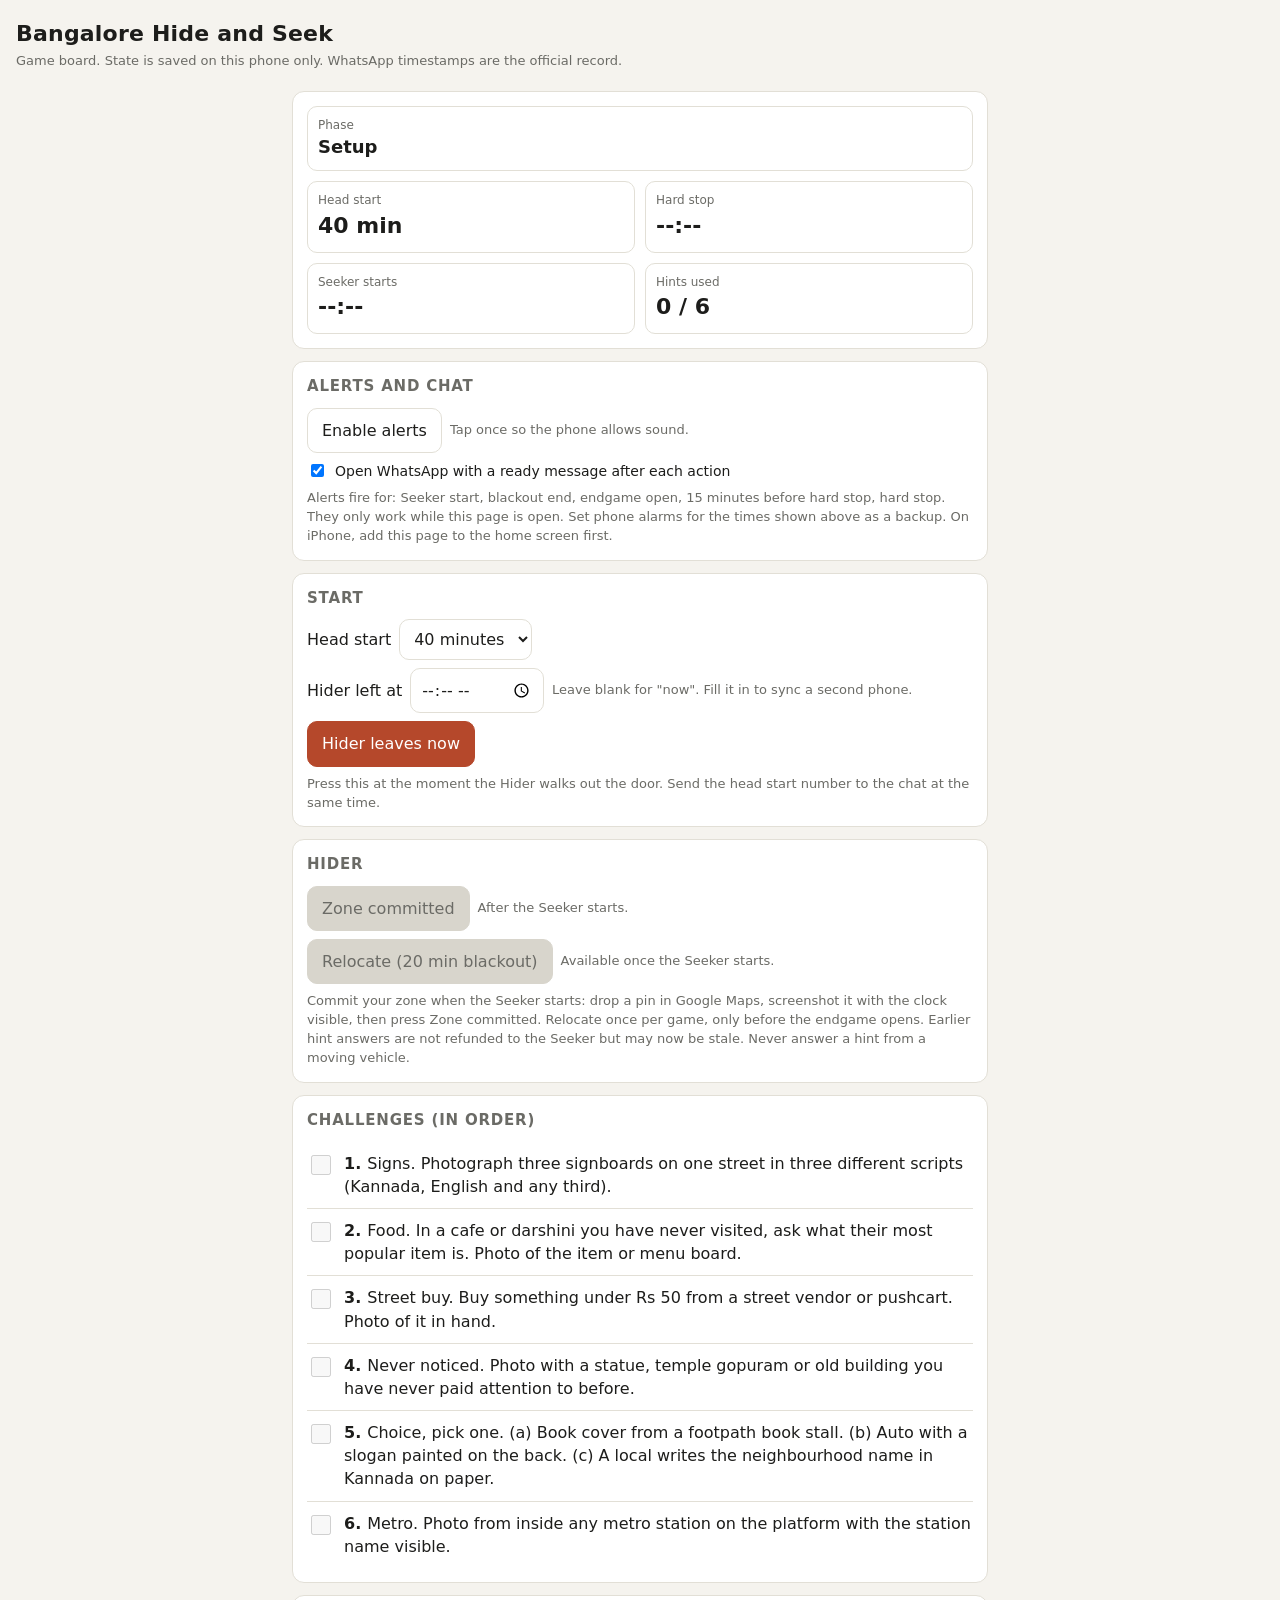
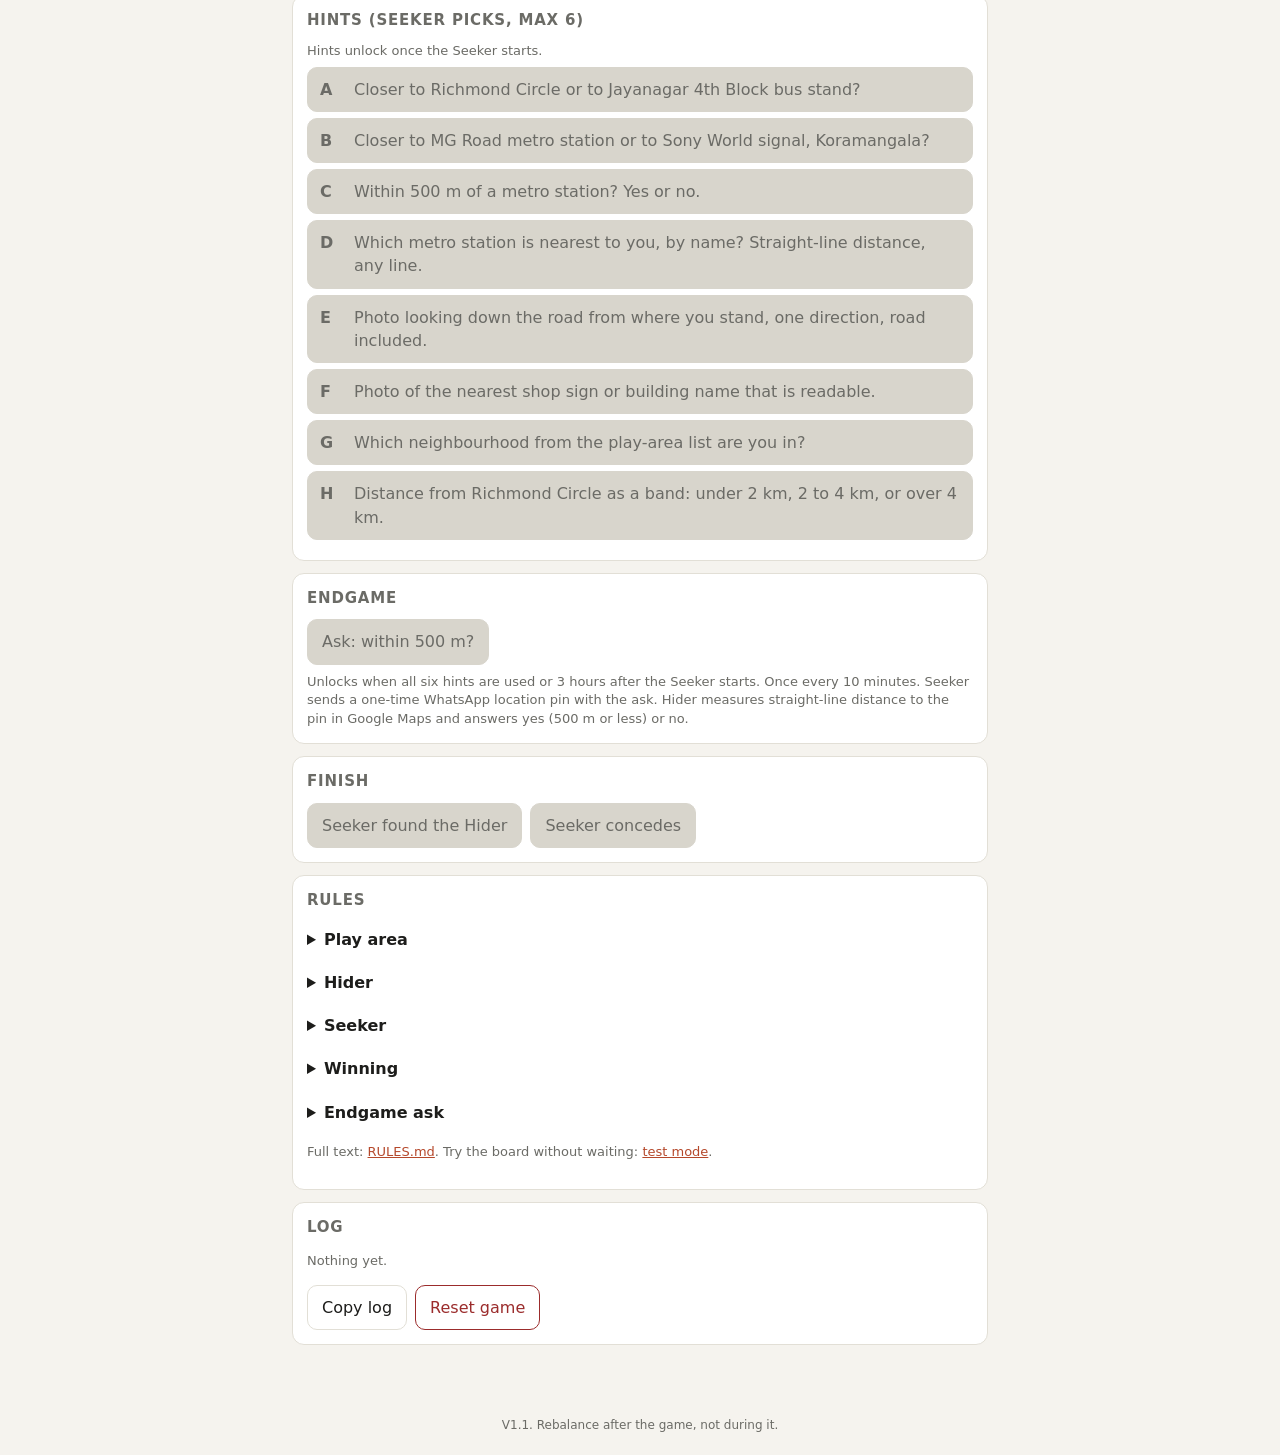
<file: index.html>
<!doctype html>
<html lang="en">
<head>
<meta charset="utf-8">
<meta name="viewport" content="width=device-width, initial-scale=1">
<title>Bangalore Hide and Seek</title>
<style>
  :root {
    --bg: #f5f3ee; --card: #ffffff; --ink: #1d1d1b; --muted: #6b6b66; --line: #e2dfd6;
    --accent: #b5482b; --accent-ink: #ffffff; --ok: #2f7d4f; --warn: #b8860b; --danger: #9b2c2c;
    --disabled: #d8d5cc;
  }
  @media (prefers-color-scheme: dark) {
    :root { --bg: #17171a; --card: #222226; --ink: #ecebe6; --muted: #a09f98; --line: #34343a;
      --accent: #e0664a; --ok: #5cb27e; --warn: #d9a83a; --danger: #d86a6a; --disabled: #3a3a40; }
  }
  * { box-sizing: border-box; }
  body { margin: 0; background: var(--bg); color: var(--ink); font: 16px/1.45 system-ui, -apple-system, "Segoe UI", Roboto, sans-serif; }
  header { padding: 18px 16px 8px; }
  h1 { margin: 0; font-size: 22px; letter-spacing: 0.2px; }
  .sub { color: var(--muted); font-size: 13px; margin-top: 2px; }
  .banner { background: var(--warn); color: #1d1d1b; padding: 8px 16px; font-size: 13px; font-weight: 600; }
  main { padding: 0 12px 40px; max-width: 720px; margin: 0 auto; }
  .card { background: var(--card); border: 1px solid var(--line); border-radius: 12px; padding: 14px; margin: 12px 0; }
  .card h2 { margin: 0 0 10px; font-size: 15px; text-transform: uppercase; letter-spacing: 0.8px; color: var(--muted); }
  .status { display: grid; grid-template-columns: 1fr 1fr; gap: 10px; }
  .stat { padding: 10px; border: 1px solid var(--line); border-radius: 10px; }
  .stat .lbl { font-size: 12px; color: var(--muted); }
  .stat .val { font-size: 22px; font-weight: 600; font-variant-numeric: tabular-nums; }
  .stat.wide { grid-column: 1 / -1; }
  .phase { font-size: 18px; font-weight: 600; }
  .row { display: flex; gap: 8px; flex-wrap: wrap; align-items: center; }
  .row + .row { margin-top: 8px; }
  button { font: inherit; border: 1px solid var(--line); background: var(--card); color: var(--ink); border-radius: 10px; padding: 10px 14px; cursor: pointer; }
  button.primary { background: var(--accent); color: var(--accent-ink); border-color: var(--accent); }
  button.danger { color: var(--danger); border-color: var(--danger); }
  button:disabled { background: var(--disabled); color: var(--muted); border-color: var(--disabled); cursor: not-allowed; }
  select, input[type=time] { font: inherit; padding: 9px 10px; border-radius: 10px; border: 1px solid var(--line); background: var(--card); color: var(--ink); }
  label.chk { display: flex; gap: 8px; align-items: center; font-size: 14px; }
  ul.list { list-style: none; padding: 0; margin: 0; }
  ul.list li { display: flex; gap: 10px; align-items: flex-start; padding: 10px 0; border-top: 1px solid var(--line); }
  ul.list li:first-child { border-top: 0; }
  ul.list input[type=checkbox] { width: 20px; height: 20px; margin-top: 3px; flex: none; }
  .k { font-weight: 600; margin-right: 6px; }
  .next { color: var(--accent); font-weight: 600; font-size: 12px; text-transform: uppercase; letter-spacing: 0.6px; }
  .done { color: var(--muted); text-decoration: line-through; }
  .hint { width: 100%; text-align: left; padding: 10px 12px; margin: 6px 0; display: flex; gap: 10px; align-items: flex-start; }
  .hint .k { min-width: 18px; }
  .hint.used { background: var(--disabled); color: var(--muted); border-color: var(--disabled); }
  .hint.used .txt { text-decoration: line-through; }
  .note { color: var(--muted); font-size: 13px; }
  .ok { color: var(--ok); } .warn { color: var(--warn); } .bad { color: var(--danger); }
  details { margin: 8px 0; } summary { cursor: pointer; font-weight: 600; padding: 6px 0; }
  .log { font-size: 13px; font-variant-numeric: tabular-nums; }
  .log div { padding: 4px 0; border-top: 1px dashed var(--line); }
  .log div:first-child { border-top: 0; }
  .log time { color: var(--muted); margin-right: 8px; }
  footer { text-align: center; color: var(--muted); font-size: 12px; padding: 20px 0; }
  a { color: var(--accent); }
</style>
</head>
<body>
<div class="banner" id="testBanner" hidden>Test mode: one minute of game time is one second. Separate from the real game state. <a href="./">Back to the real board</a>.</div>
<header>
  <h1>Bangalore Hide and Seek</h1>
  <div class="sub">Game board. State is saved on this phone only. WhatsApp timestamps are the official record.</div>
</header>
<main>

  <section class="card" id="statusCard">
    <div class="status">
      <div class="stat wide"><div class="lbl">Phase</div><div class="phase" id="phase">Setup</div><div class="note" id="phaseNote"></div></div>
      <div class="stat"><div class="lbl" id="t1l">Head start</div><div class="val" id="t1">--:--</div></div>
      <div class="stat"><div class="lbl" id="t2l">Hard stop</div><div class="val" id="t2">--:--</div></div>
      <div class="stat"><div class="lbl">Seeker starts</div><div class="val" id="seekerStart">--:--</div></div>
      <div class="stat"><div class="lbl">Hints used</div><div class="val" id="hintCount">0 / 6</div></div>
    </div>
  </section>

  <section class="card">
    <h2>Alerts and chat</h2>
    <div class="row">
      <button id="btnAlerts">Enable alerts</button>
      <span class="note" id="alertNote"></span>
    </div>
    <div class="row">
      <label class="chk"><input type="checkbox" id="waToggle"> Open WhatsApp with a ready message after each action</label>
    </div>
    <div class="note" style="margin-top:8px">Alerts fire for: Seeker start, blackout end, endgame open, 15 minutes before hard stop, hard stop. They only work while this page is open. Set phone alarms for the times shown above as a backup. On iPhone, add this page to the home screen first.</div>
  </section>

  <section class="card" id="setupCard">
    <h2>Start</h2>
    <div class="row">
      <label for="headStart">Head start</label>
      <select id="headStart"></select>
    </div>
    <div class="row">
      <label for="leftAt">Hider left at</label>
      <input type="time" id="leftAt">
      <span class="note">Leave blank for "now". Fill it in to sync a second phone.</span>
    </div>
    <div class="row">
      <button class="primary" id="btnLeave">Hider leaves now</button>
    </div>
    <div class="note" style="margin-top:8px">Press this at the moment the Hider walks out the door. Send the head start number to the chat at the same time.</div>
  </section>

  <section class="card" id="hiderCard">
    <h2>Hider</h2>
    <div class="row">
      <button id="btnZone">Zone committed</button>
      <span class="note" id="zoneNote"></span>
    </div>
    <div class="row">
      <button id="btnRelocate">Relocate (20 min blackout)</button>
      <span class="note" id="relocateNote"></span>
    </div>
    <div class="note" style="margin-top:8px">Commit your zone when the Seeker starts: drop a pin in Google Maps, screenshot it with the clock visible, then press Zone committed. Relocate once per game, only before the endgame opens. Earlier hint answers are not refunded to the Seeker but may now be stale. Never answer a hint from a moving vehicle.</div>
  </section>

  <section class="card">
    <h2>Challenges (in order)</h2>
    <ul class="list" id="challenges"></ul>
  </section>

  <section class="card">
    <h2>Hints (Seeker picks, max 6)</h2>
    <div class="note" id="hintNote"></div>
    <div id="hints"></div>
  </section>

  <section class="card">
    <h2>Endgame</h2>
    <div class="row">
      <button id="btnHotCold">Ask: within 500 m?</button>
      <span class="note" id="hotColdNote"></span>
    </div>
    <div class="note" style="margin-top:8px">Unlocks when all six hints are used or 3 hours after the Seeker starts. Once every 10 minutes. Seeker sends a one-time WhatsApp location pin with the ask. Hider measures straight-line distance to the pin in Google Maps and answers yes (500 m or less) or no.</div>
  </section>

  <section class="card">
    <h2>Finish</h2>
    <div class="row">
      <button class="primary" id="btnFound">Seeker found the Hider</button>
      <button id="btnConcede">Seeker concedes</button>
    </div>
  </section>

  <section class="card">
    <h2>Rules</h2>
    <details><summary>Play area</summary>
      <p>The Hider must be inside one of these at all times: Cubbon Park, MG Road / Church Street / CBD, Ulsoor, Shanti Nagar, Richmond Town, Domlur, Indiranagar (up to 100 Feet Road), Koramangala (all blocks), Jayanagar (all blocks), Basavanagudi, Lalbagh. If it is not on the list, it is out.</p>
      <p>Transport for both players: walking, metro, buses, autos, cabs. No personal vehicle.</p>
    </details>
    <details><summary>Hider</summary>
      <p>Free movement during the head start. When the Seeker starts, commit to a zone of about 400 m around a point: drop a pin in Google Maps and screenshot it with the clock visible. Wander inside the zone, never leave it.</p>
      <p>Zone: not within 750 m of home, public and free-entry only, no private homes, no bathrooms, no floors above ground level. Must be findable by someone walking the zone.</p>
      <p>Every answer is true for where you stand at the moment of the request. Photos are taken then, unedited, and must show the street. Answer within 5 minutes.</p>
      <p>Seeker challenge proof photos go to the Hider. That is deliberate.</p>
    </details>
    <details><summary>Seeker</summary>
      <p>One hint per completed challenge. Challenges in order, done wherever you are, proof by photo in the chat. Six hints maximum, any order from the menu.</p>
    </details>
    <details><summary>Winning</summary>
      <p>Seeker wins when within about 20 m of the Hider and sends a photo of the Hider to the chat. Hider wins if the hard stop (5 hours after the Seeker starts) passes. If the Hider was ever outside the zone or play area, the Hider forfeits.</p>
    </details>
    <details><summary>Endgame ask</summary>
      <p>Seeker attaches a one-time WhatsApp location (not live, not an area name) with the ask. Hider opens the pin in Google Maps, long-presses their own position, uses Measure distance, and answers YES if 500 m or less, else NO, within 5 minutes. The answer is about the pin. The Hider may not shift position to change the answer.</p>
    </details>
    <p class="note">Full text: <a href="https://github.com/richie-03/bangalore-hide-and-seek/blob/main/RULES.md">RULES.md</a>. Try the board without waiting: <a href="?test=1">test mode</a>.</p>
  </section>

  <section class="card">
    <h2>Log</h2>
    <div class="log" id="log"></div>
    <div class="row" style="margin-top:10px">
      <button id="btnCopyLog">Copy log</button>
      <button class="danger" id="btnReset">Reset game</button>
    </div>
  </section>

</main>
<footer>V1.1. Rebalance after the game, not during it.</footer>

<script>
(function () {
  'use strict';
  var TEST = /[?&]test=1/.test(location.search);
  var KEY = TEST ? 'bhs-state-v1-test' : 'bhs-state-v1';
  var MIN = TEST ? 1000 : 60000;
  var HARD_STOP_MS = 5 * 60 * MIN;
  var ENDGAME_MS = 3 * 60 * MIN;
  var BLACKOUT_MS = 20 * MIN;
  var HOTCOLD_GAP_MS = 10 * MIN;
  var WARN_MS = 15 * MIN;
  var MAX_HINTS = 6;

  var CHALLENGES = [
    'Signs. Photograph three signboards on one street in three different scripts (Kannada, English and any third).',
    'Food. In a cafe or darshini you have never visited, ask what their most popular item is. Photo of the item or menu board.',
    'Street buy. Buy something under Rs 50 from a street vendor or pushcart. Photo of it in hand.',
    'Never noticed. Photo with a statue, temple gopuram or old building you have never paid attention to before.',
    'Choice, pick one. (a) Book cover from a footpath book stall. (b) Auto with a slogan painted on the back. (c) A local writes the neighbourhood name in Kannada on paper.',
    'Metro. Photo from inside any metro station on the platform with the station name visible.'
  ];
  var HINTS = [
    ['A', 'Closer to Richmond Circle or to Jayanagar 4th Block bus stand?'],
    ['B', 'Closer to MG Road metro station or to Sony World signal, Koramangala?'],
    ['C', 'Within 500 m of a metro station? Yes or no.'],
    ['D', 'Which metro station is nearest to you, by name? Straight-line distance, any line.'],
    ['E', 'Photo looking down the road from where you stand, one direction, road included.'],
    ['F', 'Photo of the nearest shop sign or building name that is readable.'],
    ['G', 'Which neighbourhood from the play-area list are you in?'],
    ['H', 'Distance from Richmond Circle as a band: under 2 km, 2 to 4 km, or over 4 km.']
  ];

  function fresh() {
    return {
      headStart: 40,
      hiderLeftAt: null,
      relocateAt: null,
      zones: [],
      challenges: [false, false, false, false, false, false],
      hints: {},
      hotCold: [],
      ended: null,
      fired: {},
      wa: true,
      log: []
    };
  }

  var state = load();
  var audioCtx = null;

  function load() {
    try {
      var raw = localStorage.getItem(KEY);
      if (raw) { var s = JSON.parse(raw); return Object.assign(fresh(), s); }
    } catch (e) {}
    return fresh();
  }
  function save() { try { localStorage.setItem(KEY, JSON.stringify(state)); } catch (e) {} }
  function log(msg) { state.log.unshift({ t: Date.now(), m: msg }); save(); }

  function derived(now) {
    var d = {};
    d.seekerStartAt = state.hiderLeftAt ? state.hiderLeftAt + state.headStart * MIN : null;
    d.hardStopAt = d.seekerStartAt ? d.seekerStartAt + HARD_STOP_MS : null;
    d.endgameAt = d.seekerStartAt ? d.seekerStartAt + ENDGAME_MS : null;
    d.hintsUsed = Object.keys(state.hints).length;
    d.blackoutUntil = state.relocateAt ? state.relocateAt + BLACKOUT_MS : null;
    d.inBlackout = d.blackoutUntil !== null && now < d.blackoutUntil;
    d.challengesDone = state.challenges.filter(Boolean).length;
    d.hintsEarned = d.challengesDone - d.hintsUsed;
    if (state.ended) d.phase = 'ended';
    else if (!state.hiderLeftAt) d.phase = 'setup';
    else if (now < d.seekerStartAt) d.phase = 'headstart';
    else if (now >= d.hardStopAt) d.phase = 'timeout';
    else d.phase = 'play';
    d.endgameOpen = d.phase === 'play' && (d.hintsUsed >= MAX_HINTS || now >= d.endgameAt);
    var last = state.hotCold.length ? state.hotCold[state.hotCold.length - 1] : null;
    d.hotColdNextAt = last ? last + HOTCOLD_GAP_MS : null;
    d.hotColdReady = d.endgameOpen && (!d.hotColdNextAt || now >= d.hotColdNextAt);
    d.zoneOpen = d.phase === 'play' && state.zones.length <= (state.relocateAt ? 1 : 0);
    return d;
  }

  function pad(n) { return (n < 10 ? '0' : '') + n; }
  function clock(ts) { var x = new Date(ts); return pad(x.getHours()) + ':' + pad(x.getMinutes()) + (TEST ? ':' + pad(x.getSeconds()) : ''); }
  function clockS(ts) { var x = new Date(ts); return pad(x.getHours()) + ':' + pad(x.getMinutes()) + ':' + pad(x.getSeconds()); }
  function countdown(ms) {
    if (ms < 0) ms = 0;
    var s = Math.floor(ms / 1000), h = Math.floor(s / 3600), m = Math.floor((s % 3600) / 60), r = s % 60;
    return h > 0 ? h + ':' + pad(m) + ':' + pad(r) : pad(m) + ':' + pad(r);
  }
  function $(id) { return document.getElementById(id); }

  function beep() {
    try {
      if (!audioCtx) return;
      var o = audioCtx.createOscillator(), g = audioCtx.createGain();
      o.type = 'sine'; o.frequency.value = 880; g.gain.value = 0.2;
      o.connect(g); g.connect(audioCtx.destination);
      o.start(); o.stop(audioCtx.currentTime + 0.6);
    } catch (e) {}
  }
  function alertUser(key, title, body) {
    if (state.fired[key]) return;
    state.fired[key] = Date.now(); save();
    log('Alert: ' + title);
    beep();
    try { if (navigator.vibrate) navigator.vibrate([300, 150, 300, 150, 300]); } catch (e) {}
    try {
      if ('Notification' in window && Notification.permission === 'granted') new Notification(title, { body: body });
    } catch (e) {}
  }
  function checkAlerts(now, d) {
    if (d.phase === 'setup' || d.phase === 'ended') return;
    if (now >= d.seekerStartAt) alertUser('seekerStart', 'Seeker starts now', 'Hider: commit your zone and press Zone committed.');
    if (d.blackoutUntil && now >= d.blackoutUntil) alertUser('blackoutEnd', 'Blackout over', 'Hints can be requested again.');
    if (d.phase === 'play' && d.endgameOpen) alertUser('endgame', 'Endgame open', 'Seeker may ask within 500 m every 10 minutes.');
    if (now >= d.hardStopAt - WARN_MS && now < d.hardStopAt) alertUser('warn15', '15 minutes to hard stop', 'Hard stop at ' + clock(d.hardStopAt) + '.');
    if (now >= d.hardStopAt) alertUser('hardStop', 'Hard stop', 'Time is up. Hider wins.');
  }

  function toChat(text) {
    if (!state.wa) return;
    try { window.open('https://wa.me/?text=' + encodeURIComponent(text), '_blank'); } catch (e) {}
  }

  function render() {
    var now = Date.now();
    var d = derived(now);
    checkAlerts(now, d);

    var phaseText = { setup: 'Setup', headstart: 'Head start', play: 'Seeking', timeout: 'Time is up, Hider wins', ended: state.ended === 'seeker' ? 'Seeker found the Hider' : 'Seeker conceded, Hider wins' }[d.phase];
    $('phase').textContent = phaseText;
    var note = '';
    if (d.phase === 'headstart') note = 'Hider moves freely. Seeker waits at Adugodi.';
    if (d.phase === 'play' && d.inBlackout) note = 'Relocate blackout. No hints until ' + clock(d.blackoutUntil) + '.';
    else if (d.phase === 'play' && d.endgameOpen) note = 'Endgame open. Hot or cold every 10 minutes.';
    else if (d.phase === 'play') note = 'Hider is committed to a zone. Endgame opens at ' + clock(d.endgameAt) + ' or after six hints.';
    $('phaseNote').textContent = note;

    if (d.phase === 'setup') {
      $('t1l').textContent = 'Head start'; $('t1').textContent = state.headStart + ' min';
      $('t2l').textContent = 'Hard stop'; $('t2').textContent = '--:--';
      $('seekerStart').textContent = '--:--';
    } else if (d.phase === 'headstart') {
      $('t1l').textContent = 'Seeker starts in'; $('t1').textContent = countdown(d.seekerStartAt - now);
      $('t2l').textContent = 'Hard stop'; $('t2').textContent = clock(d.hardStopAt);
      $('seekerStart').textContent = clock(d.seekerStartAt);
    } else {
      $('t1l').textContent = d.inBlackout ? 'Blackout ends in' : 'Elapsed';
      $('t1').textContent = d.inBlackout ? countdown(d.blackoutUntil - now) : countdown(now - d.seekerStartAt);
      $('t2l').textContent = 'Hard stop in'; $('t2').textContent = countdown(d.hardStopAt - now) + ' (' + clock(d.hardStopAt) + ')';
      $('seekerStart').textContent = clock(d.seekerStartAt);
    }
    $('hintCount').textContent = d.hintsUsed + ' / ' + MAX_HINTS;

    var perm = ('Notification' in window) ? Notification.permission : 'unsupported';
    $('alertNote').textContent = audioCtx
      ? (perm === 'granted' ? 'Sound, vibration and notifications on.' : 'Sound and vibration on. Notifications ' + (perm === 'unsupported' ? 'not supported here.' : 'not allowed.'))
      : 'Tap once so the phone allows sound.';
    $('waToggle').checked = !!state.wa;

    $('setupCard').style.display = d.phase === 'setup' ? '' : 'none';
    $('headStart').value = String(state.headStart);

    $('btnZone').disabled = !d.zoneOpen;
    $('zoneNote').textContent = state.zones.length ? 'Committed at ' + state.zones.map(clock).join(', ') + '.' : (d.phase === 'play' ? 'Commit now.' : 'After the Seeker starts.');

    $('btnRelocate').disabled = !(d.phase === 'play' && !state.relocateAt && !d.endgameOpen);
    $('relocateNote').textContent = state.relocateAt ? 'Used at ' + clock(state.relocateAt) + '.' : (d.phase === 'play' ? (d.endgameOpen ? 'Not allowed after the endgame opens.' : 'Available until the endgame opens.') : 'Available once the Seeker starts.');

    var ul = $('challenges'); ul.innerHTML = '';
    var nextIdx = state.challenges.indexOf(false);
    var lastDone = nextIdx === -1 ? CHALLENGES.length - 1 : nextIdx - 1;
    CHALLENGES.forEach(function (txt, i) {
      var li = document.createElement('li');
      var cb = document.createElement('input'); cb.type = 'checkbox'; cb.checked = state.challenges[i];
      cb.disabled = d.phase !== 'play'
        || (!state.challenges[i] && i !== nextIdx)
        || (state.challenges[i] && (i !== lastDone || d.hintsUsed >= d.challengesDone));
      cb.addEventListener('change', function () {
        state.challenges[i] = cb.checked;
        log((cb.checked ? 'Challenge ' : 'Unchecked challenge ') + (i + 1));
        if (cb.checked) toChat('Challenge ' + (i + 1) + ' done at ' + clock(Date.now()) + '. Proof photo follows. One hint earned.');
        render();
      });
      var div = document.createElement('div');
      div.innerHTML = '<span class="k">' + (i + 1) + '.</span><span class="' + (state.challenges[i] ? 'done' : '') + '">' + txt + '</span>' + (i === nextIdx && d.phase === 'play' ? ' <span class="next">next</span>' : '');
      li.appendChild(cb); li.appendChild(div); ul.appendChild(li);
    });

    var hn = $('hintNote');
    if (d.phase !== 'play') hn.textContent = 'Hints unlock once the Seeker starts.';
    else if (d.inBlackout) hn.innerHTML = '<span class="warn">Blackout. No hint requests until ' + clock(d.blackoutUntil) + '.</span>';
    else if (d.hintsUsed >= MAX_HINTS) hn.textContent = 'All six hints used.';
    else if (d.hintsEarned > 0) hn.innerHTML = '<span class="ok">' + d.hintsEarned + ' hint' + (d.hintsEarned > 1 ? 's' : '') + ' earned and not yet used. Pick one.</span>';
    else hn.textContent = 'Complete the next challenge to earn a hint.';

    var hd = $('hints'); hd.innerHTML = '';
    HINTS.forEach(function (h) {
      var b = document.createElement('button');
      var used = state.hints[h[0]];
      b.className = 'hint' + (used ? ' used' : '');
      b.innerHTML = '<span class="k">' + h[0] + '</span><span class="txt">' + h[1] + (used ? ' <span class="note">(asked ' + clock(used) + ')</span>' : '') + '</span>';
      b.disabled = !!used || d.phase !== 'play' || d.inBlackout || d.hintsEarned <= 0 || d.hintsUsed >= MAX_HINTS;
      b.addEventListener('click', function () {
        if (!confirm('Ask hint ' + h[0] + '? It will be marked used.')) return;
        var t = Date.now();
        state.hints[h[0]] = t;
        log('Hint ' + h[0] + ' asked');
        toChat('HINT ' + h[0] + ' requested at ' + clock(t) + ': ' + h[1] + ' (answer within 5 minutes)');
        render();
      });
      hd.appendChild(b);
    });

    $('btnHotCold').disabled = !d.hotColdReady;
    var hcn = '';
    if (d.phase !== 'play') hcn = '';
    else if (!d.endgameOpen) hcn = 'Locked until ' + clock(d.endgameAt) + ' or six hints.';
    else if (!d.hotColdReady) hcn = 'Next ask at ' + clock(d.hotColdNextAt) + '.';
    else hcn = 'Ready. ' + state.hotCold.length + ' asked so far.';
    $('hotColdNote').textContent = hcn;

    $('btnFound').disabled = d.phase !== 'play';
    $('btnConcede').disabled = d.phase !== 'play';

    var lg = $('log'); lg.innerHTML = '';
    if (!state.log.length) lg.innerHTML = '<div class="note">Nothing yet.</div>';
    state.log.slice(0, 80).forEach(function (e) {
      var row = document.createElement('div');
      row.innerHTML = '<time>' + clockS(e.t) + '</time>' + e.m;
      lg.appendChild(row);
    });
  }

  if (TEST) $('testBanner').hidden = false;

  var sel = $('headStart');
  for (var m = 30; m <= 45; m += 5) { var o = document.createElement('option'); o.value = m; o.textContent = m + (TEST ? ' seconds' : ' minutes'); sel.appendChild(o); }
  sel.addEventListener('change', function () { state.headStart = parseInt(sel.value, 10); save(); render(); });

  $('waToggle').addEventListener('change', function () { state.wa = $('waToggle').checked; save(); });

  $('btnAlerts').addEventListener('click', function () {
    try { audioCtx = audioCtx || new (window.AudioContext || window.webkitAudioContext)(); beep(); } catch (e) {}
    try { if (navigator.vibrate) navigator.vibrate(200); } catch (e) {}
    try {
      if ('Notification' in window && Notification.permission === 'default') Notification.requestPermission().then(render);
    } catch (e) {}
    render();
  });

  $('btnLeave').addEventListener('click', function () {
    var t = Date.now();
    var manual = $('leftAt').value;
    if (manual && !TEST) {
      var p = manual.split(':'); var x = new Date(); x.setHours(parseInt(p[0], 10), parseInt(p[1], 10), 0, 0); t = x.getTime();
      if (t > Date.now()) { alert('That time is in the future. Use the time the Hider actually left.'); return; }
    }
    if (!confirm('Start the clock with a ' + state.headStart + (TEST ? ' second' : ' minute') + ' head start' + (manual && !TEST ? ' from ' + manual : ' from now') + '?')) return;
    state.hiderLeftAt = t;
    var ss = t + state.headStart * MIN;
    log('Hider left at ' + clock(t) + '. Head start ' + state.headStart + '. Seeker starts at ' + clock(ss) + '.');
    toChat('Hider leaving at ' + clock(t) + '. Head start ' + state.headStart + ' min. Seeker starts at ' + clock(ss) + '. Hard stop ' + clock(ss + HARD_STOP_MS) + '.');
    render();
  });
  $('btnZone').addEventListener('click', function () {
    if (!confirm('Zone committed? Take the pin screenshot first.')) return;
    var t = Date.now();
    state.zones.push(t);
    log('Zone committed');
    toChat('Zone committed at ' + clock(t) + '. Pin screenshot taken.');
    render();
  });
  $('btnRelocate').addEventListener('click', function () {
    if (!confirm('Use Relocate now? Blackout for 20 minutes, then commit a new zone.')) return;
    var t = Date.now();
    state.relocateAt = t;
    log('Relocate used. Blackout until ' + clock(t + BLACKOUT_MS) + '.');
    toChat('RELOCATING at ' + clock(t) + '. No hints until ' + clock(t + BLACKOUT_MS) + '.');
    render();
  });
  $('btnHotCold').addEventListener('click', function () {
    var t = Date.now();
    state.hotCold.push(t);
    log('Hot or cold asked (within 500 m?)');
    toChat('Within 500 m of you? Asked at ' + clock(t) + '. My location pin follows. Measure straight-line distance to the pin, answer yes or no.');
    render();
  });
  $('btnFound').addEventListener('click', function () {
    if (!confirm('Seeker found the Hider? Photo must be in the chat.')) return;
    state.ended = 'seeker'; log('Seeker found the Hider. Seeker wins.'); render();
  });
  $('btnConcede').addEventListener('click', function () {
    if (!confirm('Seeker concedes. Hider wins. Confirm?')) return;
    state.ended = 'hider'; log('Seeker conceded. Hider wins.'); render();
  });
  $('btnCopyLog').addEventListener('click', function () {
    var text = state.log.slice().reverse().map(function (e) { return clockS(e.t) + ' ' + e.m; }).join('\n');
    if (!text) { alert('Log is empty.'); return; }
    function fallback() { window.prompt('Copy the log:', text); }
    try {
      if (navigator.clipboard && navigator.clipboard.writeText) navigator.clipboard.writeText(text).then(function () { alert('Log copied.'); }, fallback);
      else fallback();
    } catch (e) { fallback(); }
  });
  $('btnReset').addEventListener('click', function () {
    if (!confirm('Reset everything on this phone? This cannot be undone.')) return;
    state = fresh(); save(); render();
  });

  render();
  setInterval(render, 1000);
})();
</script>
</body>
</html>
</file>
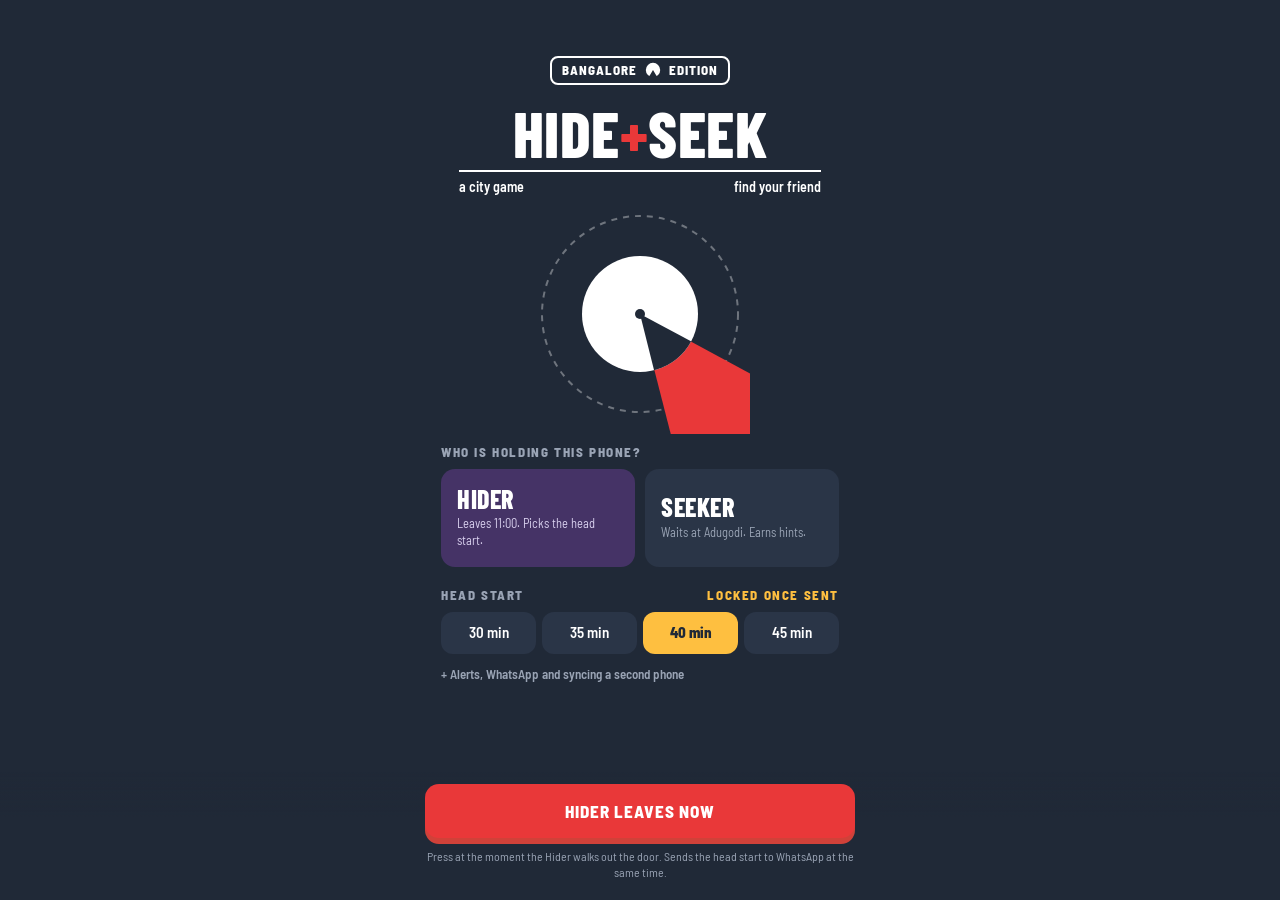
<file: next/index.html>
<!doctype html>
<html lang="en">
<head>
<meta charset="utf-8">
<meta name="viewport" content="width=device-width, initial-scale=1, viewport-fit=cover">
<meta name="theme-color" content="#202937">
<title>Bangalore Hide + Seek</title>
<link rel="stylesheet" href="style.css">
<link rel="stylesheet" href="screens/seeker.css">
<link rel="stylesheet" href="screens/hider.css">
<link rel="stylesheet" href="screens/endgame.css">
</head>
<body>
<div class="app">

  <div class="banner" id="testBanner" hidden><span>Test mode: a minute is a second</span><a href="./">Real board</a></div>

  <!-- Title and setup -->
  <section class="screen" id="screenTitle">
    <div class="wordmark">
      <div class="edition">Bangalore <svg viewBox="0 0 20 20" aria-hidden="true"><circle cx="10" cy="10" r="9" fill="#fff"/><polygon class="wedge" points="10,10 16,20 4,20" fill="#202937"/></svg> Edition</div>
      <div class="name">Hide<span class="plus">+</span>Seek</div>
      <div class="rule"><span>a city game</span><span>find your friend</span></div>
    </div>

    <svg class="zone" viewBox="0 0 220 220" aria-hidden="true">
      <defs><clipPath id="disc"><circle cx="110" cy="100" r="58"/></clipPath></defs>
      <circle cx="110" cy="100" r="98" fill="none" stroke="rgba(255,255,255,.35)" stroke-width="2" stroke-dasharray="6 6"/>
      <g transform="rotate(-38 110 100)"><polygon points="110,100 250,420 -30,420" fill="#e93839"/></g>
      <circle cx="110" cy="100" r="58" fill="#fff"/>
      <g clip-path="url(#disc)"><g transform="rotate(-38 110 100)"><polygon class="wedge" points="110,100 190,280 30,280" fill="#202937"/></g></g>
      <circle class="wedge" cx="110" cy="100" r="5" fill="#202937"/>
    </svg>

    <div class="sec">
      <h2>Who is holding this phone?</h2>
      <div class="roles" id="roles">
        <button type="button" data-role="hider" aria-pressed="false"><div class="h-title">Hider</div><div class="note">Leaves 11:00. Picks the head start.</div></button>
        <button type="button" data-role="seeker" aria-pressed="false"><div class="h-title">Seeker</div><div class="note">Waits at Adugodi. Earns hints.</div></button>
      </div>
    </div>

    <div class="sec">
      <h2>Head start <span>locked once sent</span></h2>
      <div class="seg" id="headStart"></div>
      <details class="more">
        <summary>Alerts, WhatsApp and syncing a second phone</summary>
        <div class="row">
          <button type="button" class="btn ghost small" id="btnAlerts">Enable alerts</button>
          <span class="note" id="alertNote"></span>
        </div>
        <div class="row">
          <label class="chk"><input type="checkbox" id="waToggle"> Open WhatsApp with a ready message after each action</label>
        </div>
        <div class="row">
          <label for="leftAt" class="note">Hider left at</label>
          <input type="time" id="leftAt">
          <span class="note">Leave blank for "now". Fill it in to sync a second phone.</span>
        </div>
        <div class="note" style="margin-top:8px">Alerts fire for: Seeker start, blackout end, endgame open, 15 minutes before hard stop, hard stop. They only work while this page is open. Set phone alarms as a backup. On iPhone, add this page to the home screen first.</div>
      </details>
    </div>

    <div class="bottom"><div class="inner">
      <button class="btn" id="btnLeave">Hider leaves now</button>
      <button class="btn ghost" id="btnBackToBoard" hidden>Back to the board</button>
      <div class="note">Press at the moment the Hider walks out the door. Sends the head start to WhatsApp at the same time.</div>
    </div></div>
  </section>

  <!-- Board shell: screens register into #screens, nav is built from them -->
  <div id="shell" hidden>
    <div class="topbar">
      <button type="button" class="brand" id="btnTitle" title="Title and settings"><svg viewBox="0 0 20 20" aria-hidden="true"><circle cx="10" cy="10" r="9" fill="#fff"/><polygon class="wedge" points="10,10 16,20 4,20" fill="#202937"/></svg>Hide<span class="plus">+</span>Seek</button>
      <span style="display:flex;gap:6px;align-items:center">
        <button type="button" class="chip ghost" id="alertChip" hidden>Enable alerts</button>
        <span class="chip" id="roleChip">Seeker</span>
      </span>
    </div>
    <div id="screens"></div>
    <nav class="nav" id="nav"></nav>
  </div>

</div>

<script src="app.js"></script>
<script src="screens/seeker.js"></script>
<script src="screens/hider.js"></script>
<script src="screens/endgame.js"></script>
<script src="screens/record.js"></script>
</body>
</html>
</file>
<file: next/style.css>
/* Bangalore Hide + Seek, redesign stylesheet.
   Palette and type follow the Hide + Seek home game: navy ground, white cards,
   coral red for Seeker actions, yellow for progress and earned things, purple for the Hider. */

@import url('https://fonts.googleapis.com/css2?family=Barlow+Semi+Condensed:ital,wght@0,400;0,600;0,800;1,400&family=Barlow+Condensed:wght@800&display=swap');

:root {
  --navy: #202937;
  --navy-2: #2a3547;
  --navy-3: #344256;
  --purple: #453366;
  --purple-2: #563f7d;
  --red: #e93839;
  --red-2: #d04139;
  --yellow: #febf40;
  --yellow-2: #c9931f;
  --lavender: #8b6fc9;
  --teal: #39b6a5;
  --orange: #f07a2a;
  --green: #5cb27e;

  --bg: var(--navy);
  --surface: var(--navy-2);
  --surface-2: var(--navy-3);
  --ink: #ffffff;
  --muted: #9aa4b5;
  --line: rgba(255, 255, 255, 0.12);

  --card: #ffffff;
  --card-ink: #202937;
  --card-muted: #6b7385;

  --role: var(--red);
  --role-ink: #ffffff;

  --display: 'Barlow Condensed', 'Barlow Semi Condensed', system-ui, sans-serif;
  --body: 'Barlow Semi Condensed', system-ui, sans-serif;
  --radius: 14px;
}

body.hider {
  --bg: var(--purple);
  --surface: rgba(255, 255, 255, 0.10);
  --surface-2: rgba(255, 255, 255, 0.18);
  --muted: #d8d0ee;
  --line: rgba(255, 255, 255, 0.18);
  --role: var(--yellow);
  --role-ink: var(--navy);
}

* { box-sizing: border-box; }
html, body { margin: 0; min-height: 100%; }
body {
  background: var(--bg);
  color: var(--ink);
  font: 16px/1.3 var(--body);
  -webkit-font-smoothing: antialiased;
  transition: background 0.3s;
}
button { font: inherit; color: inherit; background: none; border: 0; padding: 0; cursor: pointer; }
button:focus-visible, [tabindex]:focus-visible { outline: 3px solid var(--yellow); outline-offset: 2px; }
a { color: var(--yellow); }
[hidden] { display: none !important; }

.app { max-width: 430px; margin: 0 auto; min-height: 100vh; display: flex; flex-direction: column; position: relative; }
.screen { display: flex; flex-direction: column; flex: 1; padding-bottom: 130px; }

/* Header */
.topbar { display: flex; align-items: center; justify-content: space-between; padding: 14px 16px 8px; }
.brand { display: flex; align-items: center; gap: 8px; font-weight: 800; text-transform: uppercase; letter-spacing: 0.5px; font-size: 15px; }
.brand .plus { color: var(--red); }
.brand svg { width: 18px; height: 18px; }

/* Chips and pills */
.chip { font-size: 12px; font-weight: 800; text-transform: uppercase; letter-spacing: 1px; padding: 5px 10px; border-radius: 999px; background: var(--role); color: var(--role-ink); }
.chip.ghost { background: transparent; border: 1.5px solid var(--line); color: var(--muted); }
.pill-row { display: flex; gap: 8px; flex-wrap: wrap; }
.pill { padding: 8px 12px; border-radius: 12px; background: var(--surface); font-size: 14px; font-weight: 600; }
.pill b { display: block; font-size: 11px; letter-spacing: 1.4px; text-transform: uppercase; color: var(--muted); font-weight: 800; }
.pill.hot { background: var(--yellow); color: var(--navy); }
.pill.hot b { color: #6b5210; }

/* Segmented choice (head start) */
.seg { display: flex; gap: 6px; }
.seg button { flex: 1; padding: 11px 6px; border-radius: 12px; background: var(--surface); font-weight: 600; font-size: 15px; text-align: center; }
.seg button[aria-pressed="true"] { background: var(--yellow); color: var(--navy); font-weight: 800; }

/* Sections */
.sec { padding: 10px 16px; }
.sec h2 { margin: 0 0 8px; font-size: 13px; font-weight: 800; text-transform: uppercase; letter-spacing: 1.6px; color: var(--muted); display: flex; justify-content: space-between; align-items: baseline; }
.sec h2 span { color: var(--yellow); }
.note { color: var(--muted); font-size: 13px; line-height: 1.35; }

/* Hero */
.hero { padding: 14px 16px 6px; }
.hero .label { font-size: 12px; font-weight: 800; text-transform: uppercase; letter-spacing: 1.6px; color: var(--muted); }
.hero .big { font-family: var(--display); font-size: 68px; font-weight: 800; letter-spacing: -1px; font-variant-numeric: tabular-nums; line-height: 1; }
.hero .big small { font-size: 30px; color: var(--muted); font-weight: 800; }
.h-title { font-family: var(--display); font-weight: 800; text-transform: uppercase; letter-spacing: 0.5px; line-height: 0.95; }

/* Wordmark block on the title screen */
.wordmark { padding: 56px 24px 0; text-align: center; }
.edition { display: inline-flex; align-items: center; gap: 8px; border: 2px solid #fff; border-radius: 8px; padding: 4px 10px; font-weight: 800; font-size: 13px; letter-spacing: 1px; text-transform: uppercase; }
.edition svg { width: 16px; height: 16px; }
.wordmark .name { font-family: var(--display); font-size: 64px; font-weight: 800; letter-spacing: 0.5px; line-height: 0.95; margin-top: 18px; text-transform: uppercase; }
.wordmark .name .plus { color: var(--red); }
.wordmark .rule { display: flex; justify-content: space-between; border-top: 2px solid #fff; margin: 6px 10px 0; padding-top: 6px; font-size: 14px; font-weight: 600; }
svg.zone { width: 220px; height: 220px; display: block; margin: 18px auto 0; }

/* Role cards */
.roles { display: flex; gap: 10px; }
.roles button { flex: 1; padding: 16px 14px; border-radius: var(--radius); background: var(--surface); border: 2px solid transparent; text-align: left; }
.roles button .h-title { font-size: 26px; }
.roles button .note { margin-top: 4px; font-size: 12.5px; }
.roles button[data-role="hider"] { background: var(--purple); }
.roles button[data-role="hider"] .note { color: #d8d0ee; }
.roles button[aria-pressed="true"] { border-color: var(--yellow); }
body.hider .roles button[data-role="seeker"] { background: var(--navy); }
body.hider .roles button[data-role="seeker"] .note { color: #9aa4b5; }

/* Buttons */
.btn { display: flex; align-items: center; justify-content: center; gap: 10px; width: 100%; padding: 16px; border-radius: var(--radius); font-weight: 800; text-transform: uppercase; letter-spacing: 1px; font-size: 17px; color: #fff; background: var(--red); box-shadow: 0 6px 0 var(--red-2); transition: transform 0.05s; }
.btn:active { transform: translateY(3px); box-shadow: 0 3px 0 var(--red-2); }
.btn.yellow { background: var(--yellow); color: var(--navy); box-shadow: 0 6px 0 var(--yellow-2); }
.btn.yellow:active { box-shadow: 0 3px 0 var(--yellow-2); }
.btn.ghost { background: transparent; border: 2px solid var(--line); box-shadow: none; color: var(--ink); }
.btn.ghost:active { transform: none; }
.btn:disabled { opacity: 0.35; box-shadow: none; cursor: not-allowed; transform: none; }
.btn + .btn { margin-top: 10px; }
.linkbtn { color: var(--muted); font-size: 13px; text-decoration: underline; }
.linkbtn.danger { color: #f0a0a0; }

/* Bottom action area */
.bottom { position: fixed; left: 0; right: 0; bottom: 0; padding: 12px 16px 20px; background: linear-gradient(transparent, var(--bg) 35%); transition: background 0.3s; }
.bottom .inner { max-width: 430px; margin: 0 auto; }
.bottom .note { text-align: center; margin-top: 10px; font-size: 12px; }

/* Inputs */
input[type="time"] { font: inherit; padding: 8px 10px; border-radius: 10px; border: 1.5px solid var(--line); background: var(--surface); color: var(--ink); color-scheme: dark; }
label.chk { display: flex; gap: 10px; align-items: center; font-size: 14px; }
label.chk input { width: 20px; height: 20px; accent-color: var(--yellow); }
details.more { margin-top: 6px; }
details.more summary { cursor: pointer; font-size: 13px; color: var(--muted); font-weight: 600; padding: 6px 0; list-style: none; }
details.more summary::-webkit-details-marker { display: none; }
details.more summary::before { content: '+ '; }
details.more[open] summary::before { content: '- '; }
details.more .row { display: flex; gap: 10px; align-items: center; flex-wrap: wrap; margin-top: 8px; }

/* Test banner */
.banner { margin: 8px 16px 0; padding: 6px 12px; border-radius: 10px; background: var(--yellow); color: var(--navy); display: flex; align-items: center; justify-content: space-between; gap: 12px; font-weight: 700; font-size: 12px; text-transform: uppercase; letter-spacing: 0.8px; }
.banner a { color: var(--navy); }

/* Placeholder for screens not built yet */
.todo { margin: 10px 16px; padding: 14px; border: 2px dashed var(--line); border-radius: var(--radius); color: var(--muted); font-size: 13px; text-align: center; }

/* ---- Shared components for screens ---- */

/* Bottom navigation */
.nav { position: fixed; left: 0; right: 0; bottom: 0; display: flex; justify-content: space-around; padding: 10px 0 14px; background: var(--bg); border-top: 1px solid var(--line); transition: background 0.3s; z-index: 5; }
.nav button { font-size: 11px; font-weight: 800; text-transform: uppercase; letter-spacing: 1px; color: var(--muted); text-align: center; min-width: 72px; }
.nav button.on { color: var(--yellow); }
.nav button::before { content: ''; display: block; width: 22px; height: 22px; margin: 0 auto 4px; border-radius: 6px; background: currentColor; opacity: 0.8; }
#shell .screen { padding-bottom: 240px; }
#shell .bottom { bottom: 64px; }
.btn.small { width: auto; padding: 9px 14px; font-size: 13px; }
.hero .big.words { font-size: 44px; }
.hero.compact { padding-bottom: 0; }
.hero.compact .big { font-size: 40px; }
.hero.compact .big small { font-size: 20px; }
.hero.compact .big.words { font-size: 30px; }

/* Challenge route (transit line) */
.line { position: relative; padding: 6px 0 2px 6px; }
.line::before { content: ''; position: absolute; left: 19px; top: 14px; bottom: 14px; width: 6px; border-radius: 3px; background: var(--surface-2); }
.stop { display: flex; align-items: center; gap: 14px; padding: 7px 0; position: relative; width: 100%; text-align: left; }
.stop .dot { width: 32px; height: 32px; border-radius: 50%; background: var(--bg); border: 5px solid var(--surface-2); flex: none; display: flex; align-items: center; justify-content: center; font-weight: 800; font-size: 13px; color: var(--muted); position: relative; z-index: 1; }
.stop.done .dot { border-color: var(--yellow); background: var(--yellow); color: var(--navy); }
.stop.next .dot { border-color: var(--red); color: #fff; background: var(--bg); box-shadow: 0 0 0 5px rgba(233, 56, 57, 0.25); animation: pulse 1.6s ease-in-out infinite; }
@keyframes pulse { 50% { box-shadow: 0 0 0 9px rgba(233, 56, 57, 0.12); } }
.stop .t { font-weight: 600; font-size: 16px; }
.stop .s { font-size: 12.5px; color: var(--muted); }
.stop.done .t { color: var(--muted); text-decoration: line-through; }
.stop .tag { margin-left: auto; font-size: 11px; font-weight: 800; text-transform: uppercase; letter-spacing: 1px; color: var(--red); white-space: nowrap; }
.stop:disabled { cursor: default; }

/* Category tabs */
.tabs { display: flex; gap: 6px; overflow-x: auto; padding-bottom: 8px; scrollbar-width: none; }
.tabs::-webkit-scrollbar { display: none; }
.tab { flex: none; display: flex; align-items: center; gap: 6px; padding: 7px 11px; border-radius: 999px; background: var(--surface); font-weight: 800; font-size: 12px; text-transform: uppercase; letter-spacing: 0.8px; color: var(--muted); border: 1.5px solid transparent; }
.tab i { width: 9px; height: 9px; border-radius: 50%; display: inline-block; }
.tab.on { border-color: var(--yellow); color: #fff; }

/* Cards (white, physical) */
.hand { display: flex; gap: 10px; overflow-x: auto; padding: 4px 0 12px; scroll-snap-type: x mandatory; scrollbar-width: none; }
.hand::-webkit-scrollbar { display: none; }
.card { background: var(--card); color: var(--card-ink); border-radius: var(--radius); width: 160px; flex: none; box-shadow: 0 8px 20px rgba(0, 0, 0, 0.35); position: relative; overflow: hidden; display: flex; flex-direction: column; scroll-snap-align: start; text-align: left; }
.card .band { height: 8px; }
.card .body { padding: 10px 12px 12px; display: flex; flex-direction: column; gap: 6px; flex: 1; }
.card .cat { font-size: 10px; font-weight: 800; text-transform: uppercase; letter-spacing: 1.4px; }
.card .q { font-family: var(--display); font-weight: 800; font-size: 17px; line-height: 1.05; text-transform: uppercase; }
.card .d { font-size: 11.5px; color: var(--card-muted); line-height: 1.25; }
.card .foot { margin-top: auto; display: flex; justify-content: space-between; align-items: center; font-size: 10.5px; font-weight: 800; text-transform: uppercase; letter-spacing: 1px; color: var(--card-muted); }
.card .foot .go { color: var(--red); }
.card.used { opacity: 0.5; filter: grayscale(1); }
.card.used::after { content: 'ASKED'; position: absolute; left: 0; right: 0; top: 44%; text-align: center; font-family: var(--display); font-weight: 800; letter-spacing: 3px; color: var(--red); transform: rotate(-12deg); font-size: 24px; }
.card.answered::after { content: 'ANSWERED'; }
.card:disabled { cursor: default; }
.hex { width: 34px; height: 38px; clip-path: polygon(50% 0, 100% 25%, 100% 75%, 50% 100%, 0 75%, 0 25%); background: var(--card-ink); display: flex; align-items: center; justify-content: center; color: #fff; font-weight: 800; font-size: 15px; }
.c-match { background: var(--yellow); } .c-meas { background: var(--red); } .c-photo { background: var(--lavender); } .c-radar { background: var(--teal); } .c-power { background: var(--purple); }
.t-match { color: #b07f10; } .t-meas { color: var(--red); } .t-photo { color: var(--lavender); } .t-radar { color: #238a7c; } .t-power { color: var(--purple); }

/* Full-screen card reveal */
.reveal { position: fixed; inset: 0; z-index: 20; background: rgba(32, 41, 55, 0.96); display: flex; flex-direction: column; align-items: center; justify-content: center; padding: 20px 16px 120px; }
body.hider .reveal { background: rgba(69, 51, 102, 0.96); }
.reveal .card { width: min(320px, 100%); min-height: 420px; transform: rotate(-2deg); }
.reveal .card .band { height: 14px; }
.reveal .card .body { padding: 20px 22px 22px; gap: 14px; }
.reveal .card .q { font-size: 34px; }
.reveal .card .d { font-size: 15px; }
.reveal .deadline { margin-top: auto; border-top: 2px dashed #e6e8ee; padding-top: 12px; display: flex; justify-content: space-between; align-items: flex-end; }
.reveal .deadline .cd { font-family: var(--display); font-size: 40px; font-weight: 800; font-variant-numeric: tabular-nums; line-height: 1; color: var(--red); }
.reveal .deadline .cd.late { color: var(--card-muted); }

/* Alert banner (incoming ask etc.) */
.alert { margin: 0 16px 10px; padding: 12px 14px; border-radius: var(--radius); background: var(--red); color: #fff; display: flex; align-items: center; gap: 12px; font-weight: 600; }
.alert .k { font-size: 11px; font-weight: 800; letter-spacing: 1.4px; text-transform: uppercase; opacity: 0.85; display: block; }
.alert .cd { margin-left: auto; font-family: var(--display); font-size: 28px; font-weight: 800; font-variant-numeric: tabular-nums; }
.alert.yellow { background: var(--yellow); color: var(--navy); }
.alert.teal { background: var(--teal); color: var(--navy); }

/* Transcript feed */
.feed { display: flex; flex-direction: column; gap: 8px; }
.msg { max-width: 86%; padding: 9px 12px; border-radius: var(--radius); background: var(--surface); font-size: 14px; }
.msg.seeker { align-self: flex-end; background: var(--red); color: #fff; border-bottom-right-radius: 4px; }
.msg.hider { align-self: flex-start; background: var(--surface); border-bottom-left-radius: 4px; }
body.hider .msg.hider { background: rgba(255, 255, 255, 0.16); }
.msg.sys { align-self: center; background: transparent; color: var(--muted); font-size: 12px; text-transform: uppercase; letter-spacing: 1px; font-weight: 800; text-align: center; }
.msg time { display: block; font-size: 11px; opacity: 0.7; margin-top: 2px; font-variant-numeric: tabular-nums; }
.msg b { font-weight: 800; }

/* Inputs for answers */
.field { display: flex; gap: 8px; }
.field input[type="text"] { flex: 1; font: inherit; padding: 11px 12px; border-radius: 12px; border: 1.5px solid var(--line); background: var(--surface); color: var(--ink); }
.field input::placeholder { color: var(--muted); }
.yesno { display: flex; gap: 10px; }
.yesno .btn { flex: 1; }
</file>
<file: next/screens/seeker.css>
/* Seeker board. Shared components live in style.css; only screen-specific bits here. */

/* Challenge stops: keep the text block from swallowing the tag, show the full task under the next stop */
.stop .txt { min-width: 0; }
.stop .note.full { margin-top: 4px; color: #fff; opacity: 0.85; }
.stop:disabled .dot { cursor: default; }
.stop.next { align-items: flex-start; }
.stop.next .txt { padding-top: 5px; }
.stop.next .tag { padding-top: 12px; }

/* Hint note states */
.hint-note.hot { color: var(--yellow); font-weight: 600; }
.hint-note.warn { color: #f0a0a0; font-weight: 600; }

/* Small button inside an alert banner */
.alert .alert-btn { margin-left: auto; flex: none; padding: 8px 12px; border-radius: 10px; background: var(--navy); color: #fff; font-size: 12px; font-weight: 800; text-transform: uppercase; letter-spacing: 1px; }
.alert:not(.teal):not(.yellow) .alert-btn { background: #fff; color: var(--red); }
.alert .cd + .alert-btn { margin-left: 0; }

/* Reveal overlay: scroll when the phone is short, keep content centred otherwise */
.reveal.seeker-reveal { justify-content: flex-start; overflow-y: auto; padding-bottom: 24px; }
.reveal.seeker-reveal .reveal-inner { margin: auto; width: 100%; max-width: 360px; display: flex; flex-direction: column; align-items: center; gap: 14px; }
.reveal.seeker-reveal .reveal-label { font-size: 12px; font-weight: 800; text-transform: uppercase; letter-spacing: 1.6px; color: var(--muted); text-align: center; }
.reveal.seeker-reveal .card { margin-bottom: 10px; }
.reveal.seeker-reveal .card .head { display: flex; justify-content: space-between; align-items: center; }
.reveal.seeker-reveal .card .head .cat { font-size: 13px; }
.reveal.seeker-reveal .card .head .hex { width: 44px; height: 50px; font-size: 20px; }
.reveal.seeker-reveal .card .cat.dim { color: var(--card-muted); }
.reveal.seeker-reveal .card .deadline .cd.late { font-size: 24px; }
.reveal.seeker-reveal .field { width: 100%; }
.reveal.seeker-reveal .field input[type="text"] { font-size: 17px; }
.reveal.seeker-reveal .btn { margin-top: 0; }
.reveal.seeker-reveal .note { text-align: center; font-size: 12px; }
.reveal.seeker-reveal .linkbtn { padding: 6px 12px; }

/* Bottom result note */
.bottom .end-note { font-size: 14px; color: var(--ink); padding: 14px; border-radius: var(--radius); background: var(--surface); margin-top: 0; }

/* Finish buttons side by side so they cover less of the board */
#screen-seeker .bottom .inner { display: flex; flex-wrap: wrap; gap: 10px; }
#screen-seeker .bottom .inner .btn { flex: 1 1 45%; margin-top: 0; padding: 14px 10px; font-size: 15px; }
#screen-seeker .bottom .inner .end-note { flex: 1 1 100%; }
</file>
<file: next/screens/hider.css>
/* Hider screen (Zone tab). Shared components live in style.css; only screen-specific bits here. */

/* Incoming ask */
.hd-ask-txt { min-width: 0; }
.hd-ask .cd.late { color: var(--yellow); animation: hd-blink 1s steps(2, start) infinite; }
@keyframes hd-blink { 50% { opacity: 0.35; } }
.hd-answer { padding-top: 0; }
.hd-answer .btn { margin-top: 8px; }

/* Zone graphic */
.hd-zone { text-align: center; padding: 0 16px; }
.hd-zone svg.zone { margin: 6px auto 0; }
.hd-cap { font-size: 22px; margin-top: -6px; }
.hd-beam { transform: rotate(-38deg); transform-origin: 110px 100px; transform-box: view-box; }
.hd-zone.live .hd-beam { animation: hd-sweep 9s linear infinite; }
@keyframes hd-sweep { from { transform: rotate(-38deg); } to { transform: rotate(322deg); } }
.hd-commit-sec { padding-top: 12px; }

/* Hand */
.hd-relocate .foot .play { color: var(--purple); }
.hd-relocate.used::after { content: 'PLAYED'; color: var(--purple); }
.hd-relocate:disabled:not(.used) { opacity: 0.6; }
.hd-relocate:disabled:not(.used) .foot .play { color: var(--card-muted); }
.hd-slot { background: transparent; border: 2px dashed rgba(255, 255, 255, 0.3); box-shadow: none; color: var(--muted); align-items: center; justify-content: center; text-align: center; font-size: 12px; padding: 14px; min-height: 190px; }

/* Endgame ask */
.hd-hot { flex-direction: column; align-items: stretch; }
.hd-hot .yesno .btn { padding: 13px; }

/* Mirror block */
.hd-m-intro { margin-top: 4px; }
.hd-sel { flex: 1; min-width: 0; font: inherit; font-size: 14px; padding: 9px 10px; border-radius: 10px; border: 1.5px solid var(--line); background: var(--surface); color: var(--ink); color-scheme: dark; }
.hd-mirror .row .btn.small { flex: none; }

/* Bottom */
.hd-result { font-size: 22px; text-align: center; }
</file>
<file: next/screens/endgame.css>
/* Endgame screen: radar picture for the "within 500 m?" asks. */

.eg-head { padding: 4px 16px 0; }
.eg-label { font-size: 12px; font-weight: 800; text-transform: uppercase; letter-spacing: 1.6px; color: var(--teal); }
.eg-head .h-title { font-size: 34px; margin-top: 2px; }

.radar { position: relative; width: 300px; height: 300px; margin: 10px auto 0; max-width: calc(100vw - 32px); }
.radar .ring { position: absolute; inset: 0; border-radius: 50%; border: 2px solid rgba(57, 182, 165, 0.25); }
.radar .ring.mid { inset: 50px; border-color: rgba(57, 182, 165, 0.4); }
.radar .ring.in { inset: 100px; border-color: rgba(57, 182, 165, 0.7); background: rgba(57, 182, 165, 0.12); }
.radar .sweep { position: absolute; inset: 0; border-radius: 50%; background: conic-gradient(from 0deg, rgba(57, 182, 165, 0.55), rgba(57, 182, 165, 0.2) 40deg, transparent 70deg); animation: sweep 4s linear infinite; }
@keyframes sweep { to { transform: rotate(360deg); } }
.radar .centre { position: absolute; left: 50%; top: 50%; width: 16px; height: 16px; transform: translate(-50%, -50%); border-radius: 50%; background: #fff; border: 4px solid var(--red); z-index: 3; }
.radar .marks { position: absolute; inset: 0; }
.radar .mark { position: absolute; transform: translate(-50%, -50%); border-radius: 50%; display: flex; align-items: center; justify-content: center; font-weight: 800; font-size: 12px; z-index: 2; box-shadow: 0 4px 10px rgba(0, 0, 0, 0.3); }
.radar .mark.yes { width: 40px; height: 40px; background: var(--yellow); color: var(--navy); font-size: 13px; }
.radar .mark.no { width: 34px; height: 34px; background: var(--red); color: #fff; }
.radar .mark.open { width: 34px; height: 34px; border: 3px dashed var(--muted); color: var(--muted); background: var(--bg); box-shadow: none; }
.radar-note { text-align: center; margin: 8px 16px 0; }

/* Pending ask: teal alert with the yes/no recorder stacked under the heading. */
.alert.ask { flex-direction: column; align-items: stretch; gap: 10px; }
.alert.ask .top { display: flex; align-items: center; gap: 12px; }
.alert.ask .cd.late { opacity: 0.6; }
.alert.ask .yesno .btn { padding: 13px; font-size: 16px; }
.eg-locked { margin-top: 8px; }
</file>
